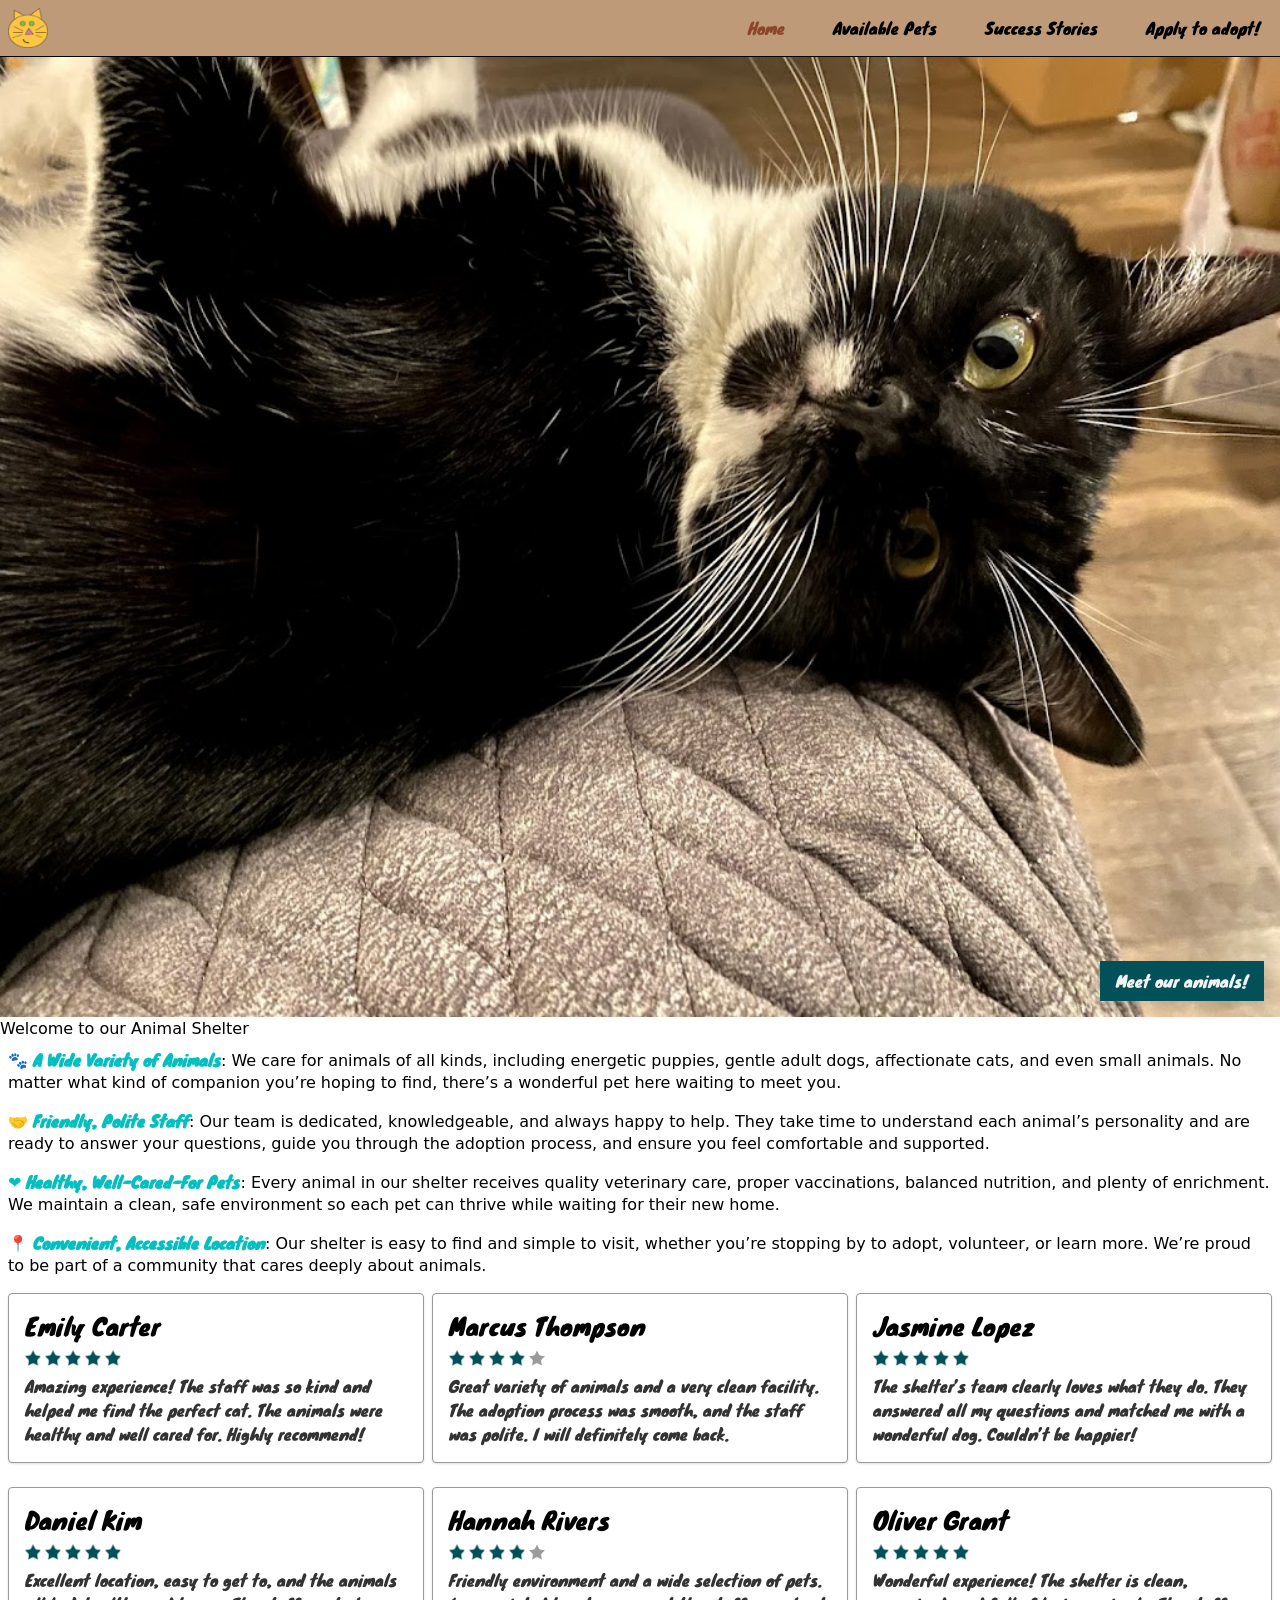
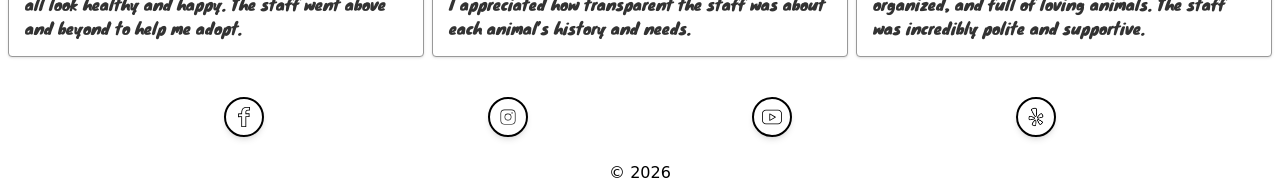
<file: index.html>
<!DOCTYPE html>
<html lang="en">
<head>
    <meta charset="UTF-8">
    <meta name="viewport" content="width=device-width, initial-scale=1.0">
    <link rel="stylesheet" href="styles.css">
    <title>Adopt a Pet</title>
    <link rel="preconnect" href="https://fonts.googleapis.com">
<link rel="preconnect" href="https://fonts.gstatic.com" crossorigin>
<link href="https://fonts.googleapis.com/css2?family=Knewave&display=swap" rel="stylesheet">
<link rel="apple-touch-icon" sizes="180x180" href="apple-touch-icon.png">
<link rel="icon" sizes="32x32" href="favicon-32x32.png">
<link rel="icon" sizes="16x16" href="favicon-16x16.png">

</head>
<body>
<header class="flex items-center justify-between p-2 border-b max-w-7xl mx-auto bg-mytan">

    <!-- LEFT: Logo -->
    <img src="favicon.ico" alt="logo" class="h-10">

    <!-- RIGHT: Desktop Nav -->
    <nav class="hidden sm:block">
        <ul class="flex gap-6">
            <li><a href="index.html" class="py-2 px-3 text-mybrown hover:text-myblue">Home</a></li>
            <li><a href="pets.html" class="py-2 px-3 hover:text-myblue">Available Pets</a></li>
            <li><a href="success.html" class="py-2 px-3 hover:text-myblue">Success Stories</a></li>
            <li><a href="greet.html" class="py-2 px-3 hover:text-myblue">Apply to adopt!</a></li>
        </ul>
    </nav>

    <!-- Hamburger icon (visible ONLY on mobile) -->
    <button id="hamburgerBtn" 
        class="sm:hidden border w-10 h-10 flex justify-center items-center rounded-full hover:bg-slate-100">
        <img class="w-5" src="Asset 1.svg" alt="hamburgericon">
    </button>

</header>

<nav id="primaryNav" class="bg-mygray-20 hidden sm:hidden px-2">
    <ul class="flex flex-col">
        <li><a href="index.html" class="block py-2 px-3  text-mybrown hover:bg-myblue">Home</a></li>
        <li><a href="pets.html" class="block py-2 px-3 hover:bg-myblue">Available Pets</a></li>
        <li><a href="success.html" class="block py-2 px-3 hover:bg-myblue">Success Stories</a></li>
        <li><a href="greet.html" class="block py-2 px-3 hover:bg-myblue">Apply to adopt!</a></li>
    </ul>
</nav>


<main class="max-w-7xl m-auto">
    <picture class="w-full relative">
        <img class="w-full h-auto" src="nova2.jpg" alt="cat laying on couch">
        <a class="text-mygray-5 font-handwrite absolute bottom-4 right-4 bg-mydarkteal py-2 px-4 rounded-border drop-shadow-xl" href="#">Meet our animals!</a>
    </picture>
    <h2 class="h2 ">Welcome to our Animal Shelter</h2>
    <ul class="list">
        <li><strong>🐾 A Wide Variety of Animals</strong>: We care for animals of all kinds, including energetic puppies, gentle adult dogs, affectionate cats, and even small animals. No matter what kind of companion you’re hoping to find, there’s a wonderful pet here waiting to meet you.</li>
        <li><strong>🤝 Friendly, Polite Staff</strong>: Our team is dedicated, knowledgeable, and always happy to help. They take time to understand each animal’s personality and are ready to answer your questions, guide you through the adoption process, and ensure you feel comfortable and supported.</li>
        <li><strong>❤️ Healthy, Well-Cared-For Pets</strong>: Every animal in our shelter receives quality veterinary care, proper vaccinations, balanced nutrition, and plenty of enrichment. We maintain a clean, safe environment so each pet can thrive while waiting for their new home.</li>
        <li><strong>📍 Convenient, Accessible Location</strong>: Our shelter is easy to find and simple to visit, whether you’re stopping by to adopt, volunteer, or learn more. We’re proud to be part of a community that cares deeply about animals.</li></ul>

        <div id="reviewsHere" class="grid gap-2 m-2 sm:grid-cols-2 md:grid-cols-3"></div>
</main>





<script src="scripts.js" type="module"></script>
<footer></footer>
</body>

</html>
</file>
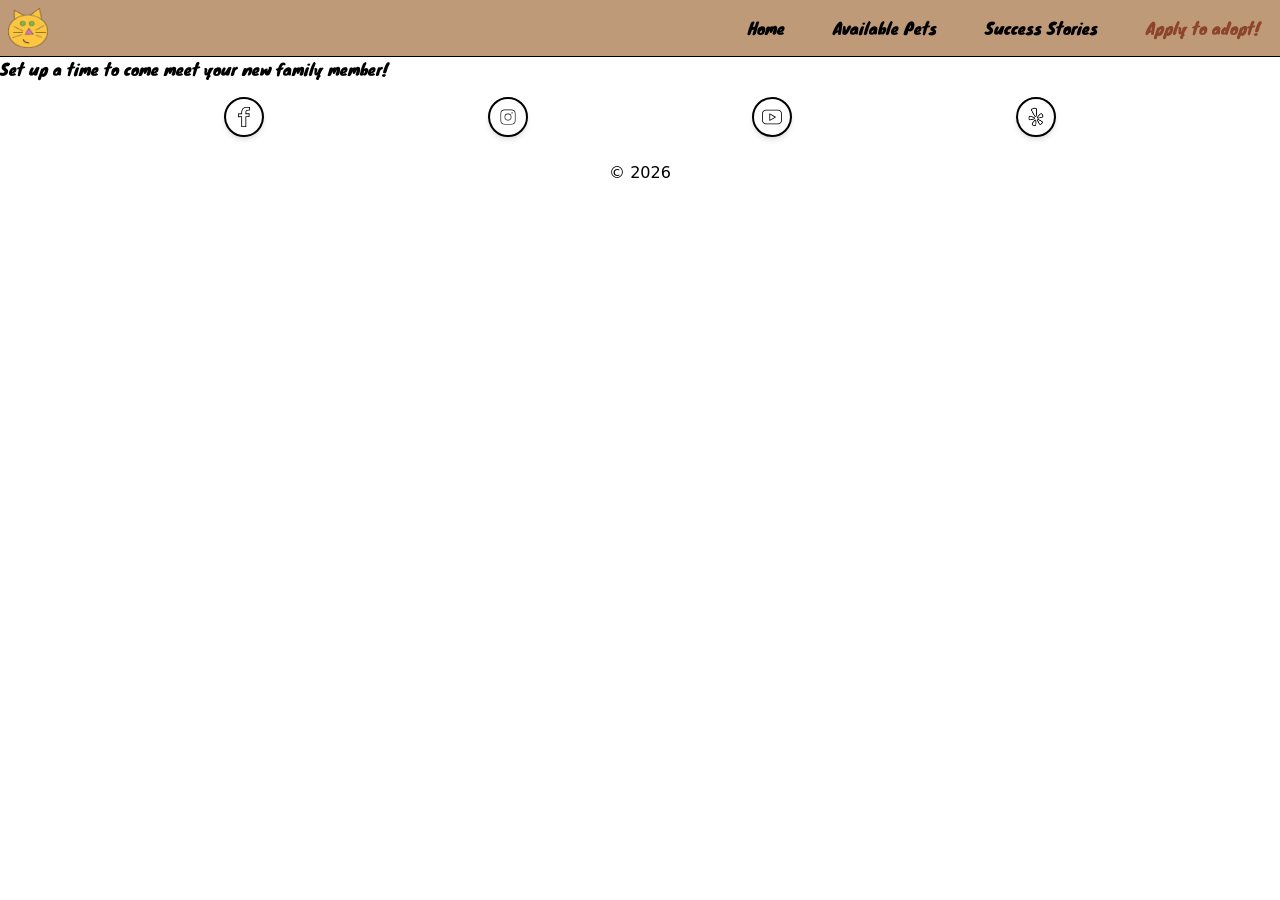
<file: greet.html>
<!DOCTYPE html>
<html lang="en">
<head>
    <meta charset="UTF-8">
    <meta name="viewport" content="width=device-width, initial-scale=1.0">
    <link rel="stylesheet" href="styles.css">
    <title>Adopt a Pet</title>
    <link rel="preconnect" href="https://fonts.googleapis.com">
<link rel="preconnect" href="https://fonts.gstatic.com" crossorigin>
<link href="https://fonts.googleapis.com/css2?family=Knewave&display=swap" rel="stylesheet">
<link rel="apple-touch-icon" sizes="180x180" href="apple-touch-icon.png">
<link rel="icon" sizes="32x32" href="favicon-32x32.png">
<link rel="icon" sizes="16x16" href="favicon-16x16.png">

</head>
<body>
 <header class="flex items-center justify-between p-2 border-b max-w-7xl mx-auto bg-mytan">

    
    <img src="favicon.ico" alt="logo" class="h-10">

   
    <nav class="hidden sm:block">
        <ul class="flex gap-6">
            <li><a href="index.html" class="py-2 px-3  hover:text-myblue">Home</a></li>
            <li><a href="pets.html" class="py-2 px-3 hover:text-myblue">Available Pets</a></li>
            <li><a href="success.html" class="py-2 px-3 hover:text-myblue">Success Stories</a></li>
            <li><a href="greet.html" class="py-2 px-3  text-mybrown hover:text-myblue">Apply to adopt!</a></li>
        </ul>
    </nav>

   
    <button id="hamburgerBtn" 
        class="sm:hidden border w-10 h-10 flex justify-center items-center rounded-full hover:bg-slate-100 ">
        <img class="w-5" src="Asset 1.svg" alt="hamburgericon">
    </button>

</header>
<nav id="primaryNav" class="bg-mygray-20 hidden sm:hidden px-2">
    <ul class="flex flex-col">
        <li><a href="index.html" class="block py-2 px-3 hover:bg-myblue">Home</a></li>
        <li><a href="pets.html" class="block py-2 px-3 hover:bg-myblue">Available Pets</a></li>
        <li><a href="success.html" class="block py-2 px-3 hover:bg-myblue">Success Stories</a></li>
        <li><a href="greet.html" class="block py-2 px-3  text-mybrown hover:bg-myblue">Apply to adopt!</a></li>
    </ul>
</nav>

<main>
    <h1>Set up a time to come meet your new family member!</h1>
</main>





<script src="scripts.js" type="module"></script>
<footer></footer>
</body>

</html>
     <!--Set up a time to come meet our animals-->
</file>
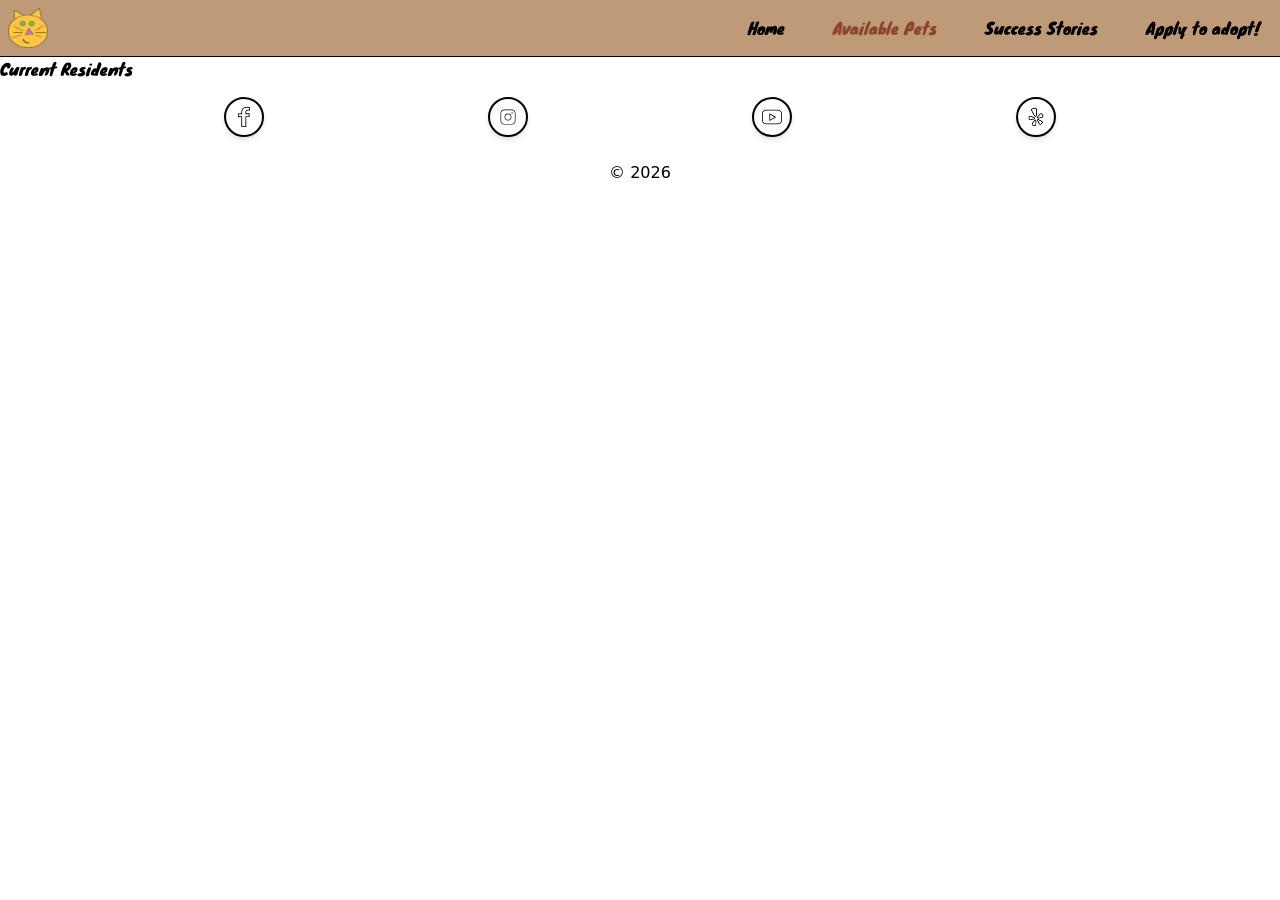
<file: pets.html>
<!DOCTYPE html>
<html lang="en">
<head>
    <meta charset="UTF-8">
    <meta name="viewport" content="width=device-width, initial-scale=1.0">
    <link rel="stylesheet" href="styles.css">
    <title>Adopt a Pet</title>
    <link rel="preconnect" href="https://fonts.googleapis.com">
<link rel="preconnect" href="https://fonts.gstatic.com" crossorigin>
<link href="https://fonts.googleapis.com/css2?family=Knewave&display=swap" rel="stylesheet">
<link rel="apple-touch-icon" sizes="180x180" href="apple-touch-icon.png">
<link rel="icon" sizes="32x32" href="favicon-32x32.png">
<link rel="icon" sizes="16x16" href="favicon-16x16.png">

</head>
<body>
   <header class="flex items-center justify-between p-2 border-b max-w-7xl mx-auto bg-mytan">

    
    <img src="favicon.ico" alt="logo" class="h-10">

    
    <nav class="hidden sm:block">
        <ul class="flex gap-6">
            <li><a href="index.html" class="py-2 px-3 hover:text-myblue">Home</a></li>
            <li><a href="pets.html" class="py-2 px-3   text-mybrown hover:text-myblue">Available Pets</a></li>
            <li><a href="success.html" class="py-2 px-3 hover:text-myblue">Success Stories</a></li>
            <li><a href="greet.html" class="py-2 px-3 hover:text-myblue">Apply to adopt!</a></li>
        </ul>
    </nav>

    
    <button id="hamburgerBtn" 
        class="sm:hidden border w-10 h-10 flex justify-center items-center rounded-full hover:bg-slate-100">
        <img class="w-5" src="Asset 1.svg" alt="hamburgericon">
    </button>

</header>

<nav id="primaryNav" class="bg-mygray-20 hidden sm:hidden px-2">
    <ul class="flex flex-col">
        <li><a href="index.html" class="block py-2 px-3 hover:bg-myblue">Home</a></li>
        <li><a href="pets.html" class="block py-2 px-3   text-mybrown hover:bg-myblue">Available Pets</a></li>
        <li><a href="success.html" class="block py-2 px-3 hover:bg-myblue">Success Stories</a></li>
        <li><a href="greet.html" class="block py-2 px-3 hover:bg-myblue">Apply to adopt!</a></li>
    </ul>
</nav>

<main>
    <h1>Current Residents</h1>
</main>





<script src="scripts.js" type="module"></script>
<footer></footer>
</body>

</html>
     <!--pics of our current pets for adoption-->
</file>
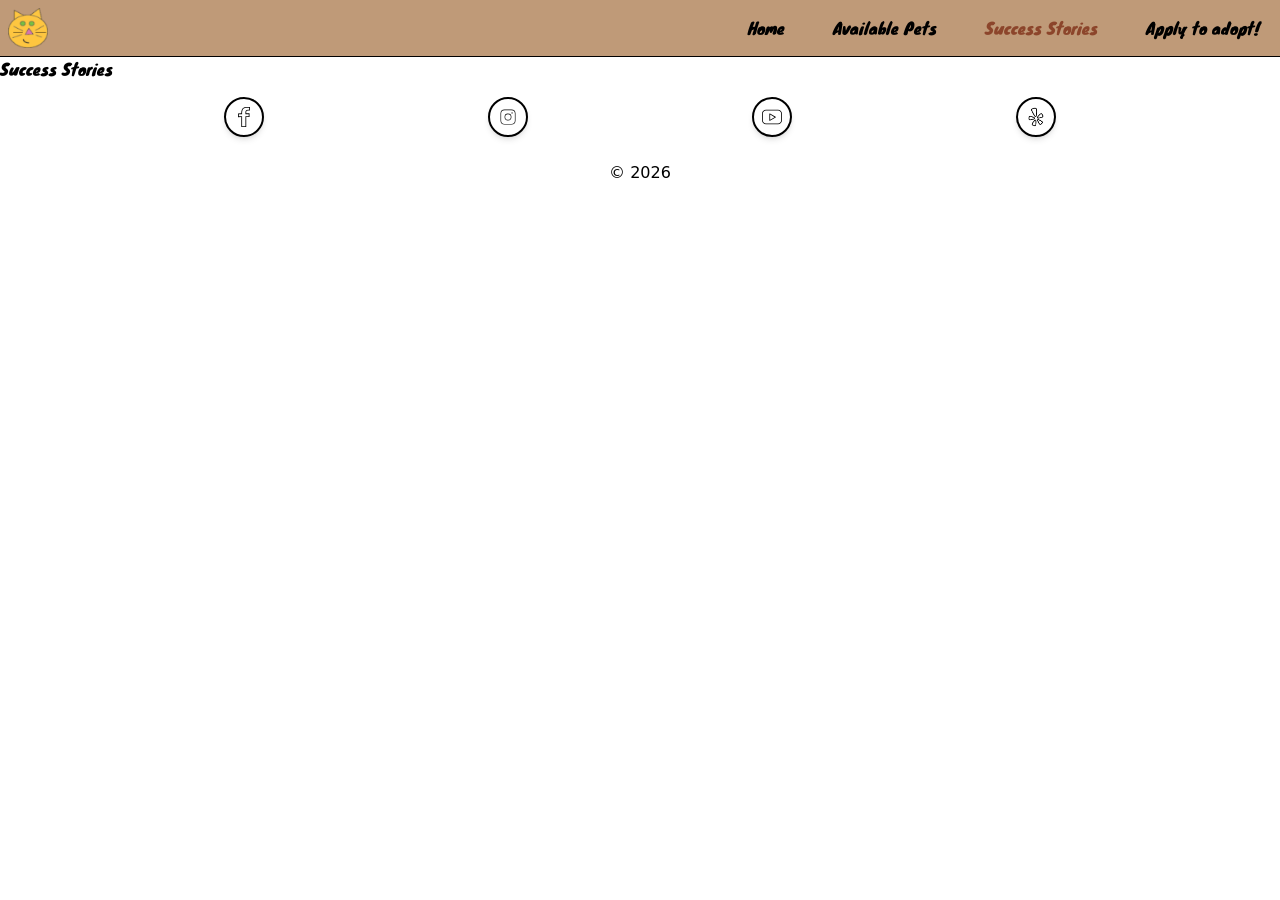
<file: success.html>
<!DOCTYPE html>
<html lang="en">
<head>
    <meta charset="UTF-8">
    <meta name="viewport" content="width=device-width, initial-scale=1.0">
    <link rel="stylesheet" href="styles.css">
    <title>Adopt a Pet</title>
    <link rel="preconnect" href="https://fonts.googleapis.com">
<link rel="preconnect" href="https://fonts.gstatic.com" crossorigin>
<link href="https://fonts.googleapis.com/css2?family=Knewave&display=swap" rel="stylesheet">
<link rel="apple-touch-icon" sizes="180x180" href="apple-touch-icon.png">
<link rel="icon" sizes="32x32" href="favicon-32x32.png">
<link rel="icon" sizes="16x16" href="favicon-16x16.png">

</head>
<body>
    <header class="flex items-center justify-between p-2 border-b max-w-7xl mx-auto bg-mytan">

    <!-- LEFT: Logo -->
    <img src="favicon.ico" alt="logo" class="h-10">

    <!-- RIGHT: Desktop Nav -->
    <nav class="hidden sm:block">
        <ul class="flex gap-6">
            <li><a href="index.html" class="py-2 px-3 hover:text-myblue">Home</a></li>
            <li><a href="pets.html" class="py-2 px-3 hover:text-myblue">Available Pets</a></li>
            <li><a href="success.html" class="py-2 px-3  text-mybrown hover:text-myblue">Success Stories</a></li>
            <li><a href="greet.html" class="py-2 px-3 hover:text-myblue">Apply to adopt!</a></li>
        </ul>
    </nav>

    <!-- Hamburger icon (visible ONLY on mobile) -->
    <button id="hamburgerBtn" 
        class="sm:hidden border w-10 h-10 flex justify-center items-center rounded-full hover:bg-slate-100">
        <img class="w-5" src="Asset 1.svg" alt="hamburgericon">
    </button>

</header>
<nav id="primaryNav" class="bg-mygray-20 hidden sm:hidden px-2">
    <ul class="flex flex-col">
        <li><a href="index.html" class="block py-2 px-3 hover:bg-myblue">Home</a></li>
        <li><a href="pets.html" class="block py-2 px-3 hover:bg-myblue">Available Pets</a></li>
        <li><a href="success.html" class="block py-2 px-3  text-mybrown hover:bg-myblue">Success Stories</a></li>
        <li><a href="greet.html" class="block py-2 px-3 hover:bg-myblue">Apply to adopt!</a></li>
    </ul>
</nav>

<main>
    <h1>Success Stories</h1>
</main>





<script src="scripts.js" type="module"></script>
<footer></footer>
</body>

</html>
    <!--Success stories of adoptions-->
</file>
<file: styles.css>
/*! tailwindcss v4.1.17 | MIT License | https://tailwindcss.com */
@import url('https://fonts.googleapis.com/css2?family=Knewave&display=swap');
@layer properties;
@layer theme, base, components, utilities;
@layer theme {
  :root, :host {
    --font-sans: ui-sans-serif, system-ui, sans-serif, "Apple Color Emoji",
      "Segoe UI Emoji", "Segoe UI Symbol", "Noto Color Emoji";
    --font-mono: ui-monospace, SFMono-Regular, Menlo, Monaco, Consolas, "Liberation Mono",
      "Courier New", monospace;
    --spacing: 0.25rem;
    --container-7xl: 80rem;
    --text-2xl: 1.5rem;
    --text-2xl--line-height: calc(2 / 1.5);
    --font-weight-light: 300;
    --font-weight-semibold: 600;
    --leading-snug: 1.375;
    --drop-shadow-xl: 0 9px 7px rgb(0 0 0 / 0.1);
    --default-font-family: var(--font-sans);
    --default-mono-font-family: var(--font-mono);
    --font-handwrite: "Knewave", system-ui;
    --color-mydarkteal: #025159;
    --color-myblue: #04bfbf;
    --color-mytan: #bf9a78;
    --color-mybrown: #8c452b;
    --color-mygray-0: #ffffff;
    --color-mygray-5: #f2f2f2;
    --color-mygray-20: #cccccc;
    --color-mygray-40: #999999;
    --color-mygray-80: #333333;
  }
}
@layer base {
  *, ::after, ::before, ::backdrop, ::file-selector-button {
    box-sizing: border-box;
    margin: 0;
    padding: 0;
    border: 0 solid;
  }
  html, :host {
    line-height: 1.5;
    -webkit-text-size-adjust: 100%;
    tab-size: 4;
    font-family: var(--default-font-family, ui-sans-serif, system-ui, sans-serif, "Apple Color Emoji", "Segoe UI Emoji", "Segoe UI Symbol", "Noto Color Emoji");
    font-feature-settings: var(--default-font-feature-settings, normal);
    font-variation-settings: var(--default-font-variation-settings, normal);
    -webkit-tap-highlight-color: transparent;
  }
  hr {
    height: 0;
    color: inherit;
    border-top-width: 1px;
  }
  abbr:where([title]) {
    -webkit-text-decoration: underline dotted;
    text-decoration: underline dotted;
  }
  h1, h2, h3, h4, h5, h6 {
    font-size: inherit;
    font-weight: inherit;
  }
  a {
    color: inherit;
    -webkit-text-decoration: inherit;
    text-decoration: inherit;
  }
  b, strong {
    font-weight: bolder;
  }
  code, kbd, samp, pre {
    font-family: var(--default-mono-font-family, ui-monospace, SFMono-Regular, Menlo, Monaco, Consolas, "Liberation Mono", "Courier New", monospace);
    font-feature-settings: var(--default-mono-font-feature-settings, normal);
    font-variation-settings: var(--default-mono-font-variation-settings, normal);
    font-size: 1em;
  }
  small {
    font-size: 80%;
  }
  sub, sup {
    font-size: 75%;
    line-height: 0;
    position: relative;
    vertical-align: baseline;
  }
  sub {
    bottom: -0.25em;
  }
  sup {
    top: -0.5em;
  }
  table {
    text-indent: 0;
    border-color: inherit;
    border-collapse: collapse;
  }
  :-moz-focusring {
    outline: auto;
  }
  progress {
    vertical-align: baseline;
  }
  summary {
    display: list-item;
  }
  ol, ul, menu {
    list-style: none;
  }
  img, svg, video, canvas, audio, iframe, embed, object {
    display: block;
    vertical-align: middle;
  }
  img, video {
    max-width: 100%;
    height: auto;
  }
  button, input, select, optgroup, textarea, ::file-selector-button {
    font: inherit;
    font-feature-settings: inherit;
    font-variation-settings: inherit;
    letter-spacing: inherit;
    color: inherit;
    border-radius: 0;
    background-color: transparent;
    opacity: 1;
  }
  :where(select:is([multiple], [size])) optgroup {
    font-weight: bolder;
  }
  :where(select:is([multiple], [size])) optgroup option {
    padding-inline-start: 20px;
  }
  ::file-selector-button {
    margin-inline-end: 4px;
  }
  ::placeholder {
    opacity: 1;
  }
  @supports (not (-webkit-appearance: -apple-pay-button))  or (contain-intrinsic-size: 1px) {
    ::placeholder {
      color: currentcolor;
      @supports (color: color-mix(in lab, red, red)) {
        color: color-mix(in oklab, currentcolor 50%, transparent);
      }
    }
  }
  textarea {
    resize: vertical;
  }
  ::-webkit-search-decoration {
    -webkit-appearance: none;
  }
  ::-webkit-date-and-time-value {
    min-height: 1lh;
    text-align: inherit;
  }
  ::-webkit-datetime-edit {
    display: inline-flex;
  }
  ::-webkit-datetime-edit-fields-wrapper {
    padding: 0;
  }
  ::-webkit-datetime-edit, ::-webkit-datetime-edit-year-field, ::-webkit-datetime-edit-month-field, ::-webkit-datetime-edit-day-field, ::-webkit-datetime-edit-hour-field, ::-webkit-datetime-edit-minute-field, ::-webkit-datetime-edit-second-field, ::-webkit-datetime-edit-millisecond-field, ::-webkit-datetime-edit-meridiem-field {
    padding-block: 0;
  }
  ::-webkit-calendar-picker-indicator {
    line-height: 1;
  }
  :-moz-ui-invalid {
    box-shadow: none;
  }
  button, input:where([type="button"], [type="reset"], [type="submit"]), ::file-selector-button {
    appearance: button;
  }
  ::-webkit-inner-spin-button, ::-webkit-outer-spin-button {
    height: auto;
  }
  [hidden]:where(:not([hidden="until-found"])) {
    display: none !important;
  }
}
@layer utilities {
  .absolute {
    position: absolute;
  }
  .relative {
    position: relative;
  }
  .right-4 {
    right: calc(var(--spacing) * 4);
  }
  .bottom-4 {
    bottom: calc(var(--spacing) * 4);
  }
  .m-2 {
    margin: calc(var(--spacing) * 2);
  }
  .m-auto {
    margin: auto;
  }
  .mx-auto {
    margin-inline: auto;
  }
  .mr-1 {
    margin-right: calc(var(--spacing) * 1);
  }
  .mb-2 {
    margin-bottom: calc(var(--spacing) * 2);
  }
  .mb-4 {
    margin-bottom: calc(var(--spacing) * 4);
  }
  .block {
    display: block;
  }
  .flex {
    display: flex;
  }
  .grid {
    display: grid;
  }
  .hidden {
    display: none;
  }
  .size-full {
    width: 100%;
    height: 100%;
  }
  .h-10 {
    height: calc(var(--spacing) * 10);
  }
  .h-auto {
    height: auto;
  }
  .w-4 {
    width: calc(var(--spacing) * 4);
  }
  .w-5 {
    width: calc(var(--spacing) * 5);
  }
  .w-10 {
    width: calc(var(--spacing) * 10);
  }
  .w-full {
    width: 100%;
  }
  .max-w-7xl {
    max-width: var(--container-7xl);
  }
  .transform {
    transform: var(--tw-rotate-x,) var(--tw-rotate-y,) var(--tw-rotate-z,) var(--tw-skew-x,) var(--tw-skew-y,);
  }
  .flex-col {
    flex-direction: column;
  }
  .items-center {
    align-items: center;
  }
  .justify-between {
    justify-content: space-between;
  }
  .justify-center {
    justify-content: center;
  }
  .justify-evenly {
    justify-content: space-evenly;
  }
  .gap-2 {
    gap: calc(var(--spacing) * 2);
  }
  .gap-6 {
    gap: calc(var(--spacing) * 6);
  }
  .rounded {
    border-radius: 0.25rem;
  }
  .rounded-full {
    border-radius: calc(infinity * 1px);
  }
  .border {
    border-style: var(--tw-border-style);
    border-width: 1px;
  }
  .border-2 {
    border-style: var(--tw-border-style);
    border-width: 2px;
  }
  .border-b {
    border-bottom-style: var(--tw-border-style);
    border-bottom-width: 1px;
  }
  .border-mygray-40 {
    border-color: var(--color-mygray-40);
  }
  .bg-mydarkteal {
    background-color: var(--color-mydarkteal);
  }
  .bg-mygray-0 {
    background-color: var(--color-mygray-0);
  }
  .bg-mygray-20 {
    background-color: var(--color-mygray-20);
  }
  .bg-mytan {
    background-color: var(--color-mytan);
  }
  .p-2 {
    padding: calc(var(--spacing) * 2);
  }
  .p-4 {
    padding: calc(var(--spacing) * 4);
  }
  .px-2 {
    padding-inline: calc(var(--spacing) * 2);
  }
  .px-3 {
    padding-inline: calc(var(--spacing) * 3);
  }
  .px-4 {
    padding-inline: calc(var(--spacing) * 4);
  }
  .py-2 {
    padding-block: calc(var(--spacing) * 2);
  }
  .py-4 {
    padding-block: calc(var(--spacing) * 4);
  }
  .text-center {
    text-align: center;
  }
  .font-handwrite {
    font-family: var(--font-handwrite);
  }
  .text-2xl {
    font-size: var(--text-2xl);
    line-height: var(--tw-leading, var(--text-2xl--line-height));
  }
  .text-mybrown {
    color: var(--color-mybrown);
  }
  .text-mygray-5 {
    color: var(--color-mygray-5);
  }
  .text-mygray-80 {
    color: var(--color-mygray-80);
  }
  .shadow-md {
    --tw-shadow: 0 4px 6px -1px var(--tw-shadow-color, rgb(0 0 0 / 0.1)), 0 2px 4px -2px var(--tw-shadow-color, rgb(0 0 0 / 0.1));
    box-shadow: var(--tw-inset-shadow), var(--tw-inset-ring-shadow), var(--tw-ring-offset-shadow), var(--tw-ring-shadow), var(--tw-shadow);
  }
  .shadow-sm {
    --tw-shadow: 0 1px 3px 0 var(--tw-shadow-color, rgb(0 0 0 / 0.1)), 0 1px 2px -1px var(--tw-shadow-color, rgb(0 0 0 / 0.1));
    box-shadow: var(--tw-inset-shadow), var(--tw-inset-ring-shadow), var(--tw-ring-offset-shadow), var(--tw-ring-shadow), var(--tw-shadow);
  }
  .drop-shadow-xl {
    --tw-drop-shadow-size: drop-shadow(0 9px 7px var(--tw-drop-shadow-color, rgb(0 0 0 / 0.1)));
    --tw-drop-shadow: drop-shadow(var(--drop-shadow-xl));
    filter: var(--tw-blur,) var(--tw-brightness,) var(--tw-contrast,) var(--tw-grayscale,) var(--tw-hue-rotate,) var(--tw-invert,) var(--tw-saturate,) var(--tw-sepia,) var(--tw-drop-shadow,);
  }
  .hover\:bg-myblue {
    &:hover {
      @media (hover: hover) {
        background-color: var(--color-myblue);
      }
    }
  }
  .hover\:text-myblue {
    &:hover {
      @media (hover: hover) {
        color: var(--color-myblue);
      }
    }
  }
  .sm\:block {
    @media (width >= 32rem) {
      display: block;
    }
  }
  .sm\:hidden {
    @media (width >= 32rem) {
      display: none;
    }
  }
  .sm\:grid-cols-2 {
    @media (width >= 32rem) {
      grid-template-columns: repeat(2, minmax(0, 1fr));
    }
  }
  .md\:grid-cols-3 {
    @media (width >= 48rem) {
      grid-template-columns: repeat(3, minmax(0, 1fr));
    }
  }
}
h1 {
  font-family: var(--font-handwrite);
}
Nav {
  font-family: var(--font-handwrite);
}
.list li {
  padding: calc(var(--spacing) * 2);
  --tw-leading: var(--leading-snug);
  line-height: var(--leading-snug);
  --tw-font-weight: var(--font-weight-light);
  font-weight: var(--font-weight-light);
}
.list strong {
  font-family: var(--font-handwrite);
  --tw-font-weight: var(--font-weight-semibold);
  font-weight: var(--font-weight-semibold);
  color: var(--color-myblue);
}
@property --tw-rotate-x {
  syntax: "*";
  inherits: false;
}
@property --tw-rotate-y {
  syntax: "*";
  inherits: false;
}
@property --tw-rotate-z {
  syntax: "*";
  inherits: false;
}
@property --tw-skew-x {
  syntax: "*";
  inherits: false;
}
@property --tw-skew-y {
  syntax: "*";
  inherits: false;
}
@property --tw-border-style {
  syntax: "*";
  inherits: false;
  initial-value: solid;
}
@property --tw-shadow {
  syntax: "*";
  inherits: false;
  initial-value: 0 0 #0000;
}
@property --tw-shadow-color {
  syntax: "*";
  inherits: false;
}
@property --tw-shadow-alpha {
  syntax: "<percentage>";
  inherits: false;
  initial-value: 100%;
}
@property --tw-inset-shadow {
  syntax: "*";
  inherits: false;
  initial-value: 0 0 #0000;
}
@property --tw-inset-shadow-color {
  syntax: "*";
  inherits: false;
}
@property --tw-inset-shadow-alpha {
  syntax: "<percentage>";
  inherits: false;
  initial-value: 100%;
}
@property --tw-ring-color {
  syntax: "*";
  inherits: false;
}
@property --tw-ring-shadow {
  syntax: "*";
  inherits: false;
  initial-value: 0 0 #0000;
}
@property --tw-inset-ring-color {
  syntax: "*";
  inherits: false;
}
@property --tw-inset-ring-shadow {
  syntax: "*";
  inherits: false;
  initial-value: 0 0 #0000;
}
@property --tw-ring-inset {
  syntax: "*";
  inherits: false;
}
@property --tw-ring-offset-width {
  syntax: "<length>";
  inherits: false;
  initial-value: 0px;
}
@property --tw-ring-offset-color {
  syntax: "*";
  inherits: false;
  initial-value: #fff;
}
@property --tw-ring-offset-shadow {
  syntax: "*";
  inherits: false;
  initial-value: 0 0 #0000;
}
@property --tw-blur {
  syntax: "*";
  inherits: false;
}
@property --tw-brightness {
  syntax: "*";
  inherits: false;
}
@property --tw-contrast {
  syntax: "*";
  inherits: false;
}
@property --tw-grayscale {
  syntax: "*";
  inherits: false;
}
@property --tw-hue-rotate {
  syntax: "*";
  inherits: false;
}
@property --tw-invert {
  syntax: "*";
  inherits: false;
}
@property --tw-opacity {
  syntax: "*";
  inherits: false;
}
@property --tw-saturate {
  syntax: "*";
  inherits: false;
}
@property --tw-sepia {
  syntax: "*";
  inherits: false;
}
@property --tw-drop-shadow {
  syntax: "*";
  inherits: false;
}
@property --tw-drop-shadow-color {
  syntax: "*";
  inherits: false;
}
@property --tw-drop-shadow-alpha {
  syntax: "<percentage>";
  inherits: false;
  initial-value: 100%;
}
@property --tw-drop-shadow-size {
  syntax: "*";
  inherits: false;
}
@property --tw-leading {
  syntax: "*";
  inherits: false;
}
@property --tw-font-weight {
  syntax: "*";
  inherits: false;
}
@layer properties {
  @supports ((-webkit-hyphens: none) and (not (margin-trim: inline))) or ((-moz-orient: inline) and (not (color:rgb(from red r g b)))) {
    *, ::before, ::after, ::backdrop {
      --tw-rotate-x: initial;
      --tw-rotate-y: initial;
      --tw-rotate-z: initial;
      --tw-skew-x: initial;
      --tw-skew-y: initial;
      --tw-border-style: solid;
      --tw-shadow: 0 0 #0000;
      --tw-shadow-color: initial;
      --tw-shadow-alpha: 100%;
      --tw-inset-shadow: 0 0 #0000;
      --tw-inset-shadow-color: initial;
      --tw-inset-shadow-alpha: 100%;
      --tw-ring-color: initial;
      --tw-ring-shadow: 0 0 #0000;
      --tw-inset-ring-color: initial;
      --tw-inset-ring-shadow: 0 0 #0000;
      --tw-ring-inset: initial;
      --tw-ring-offset-width: 0px;
      --tw-ring-offset-color: #fff;
      --tw-ring-offset-shadow: 0 0 #0000;
      --tw-blur: initial;
      --tw-brightness: initial;
      --tw-contrast: initial;
      --tw-grayscale: initial;
      --tw-hue-rotate: initial;
      --tw-invert: initial;
      --tw-opacity: initial;
      --tw-saturate: initial;
      --tw-sepia: initial;
      --tw-drop-shadow: initial;
      --tw-drop-shadow-color: initial;
      --tw-drop-shadow-alpha: 100%;
      --tw-drop-shadow-size: initial;
      --tw-leading: initial;
      --tw-font-weight: initial;
    }
  }
}
</file>
